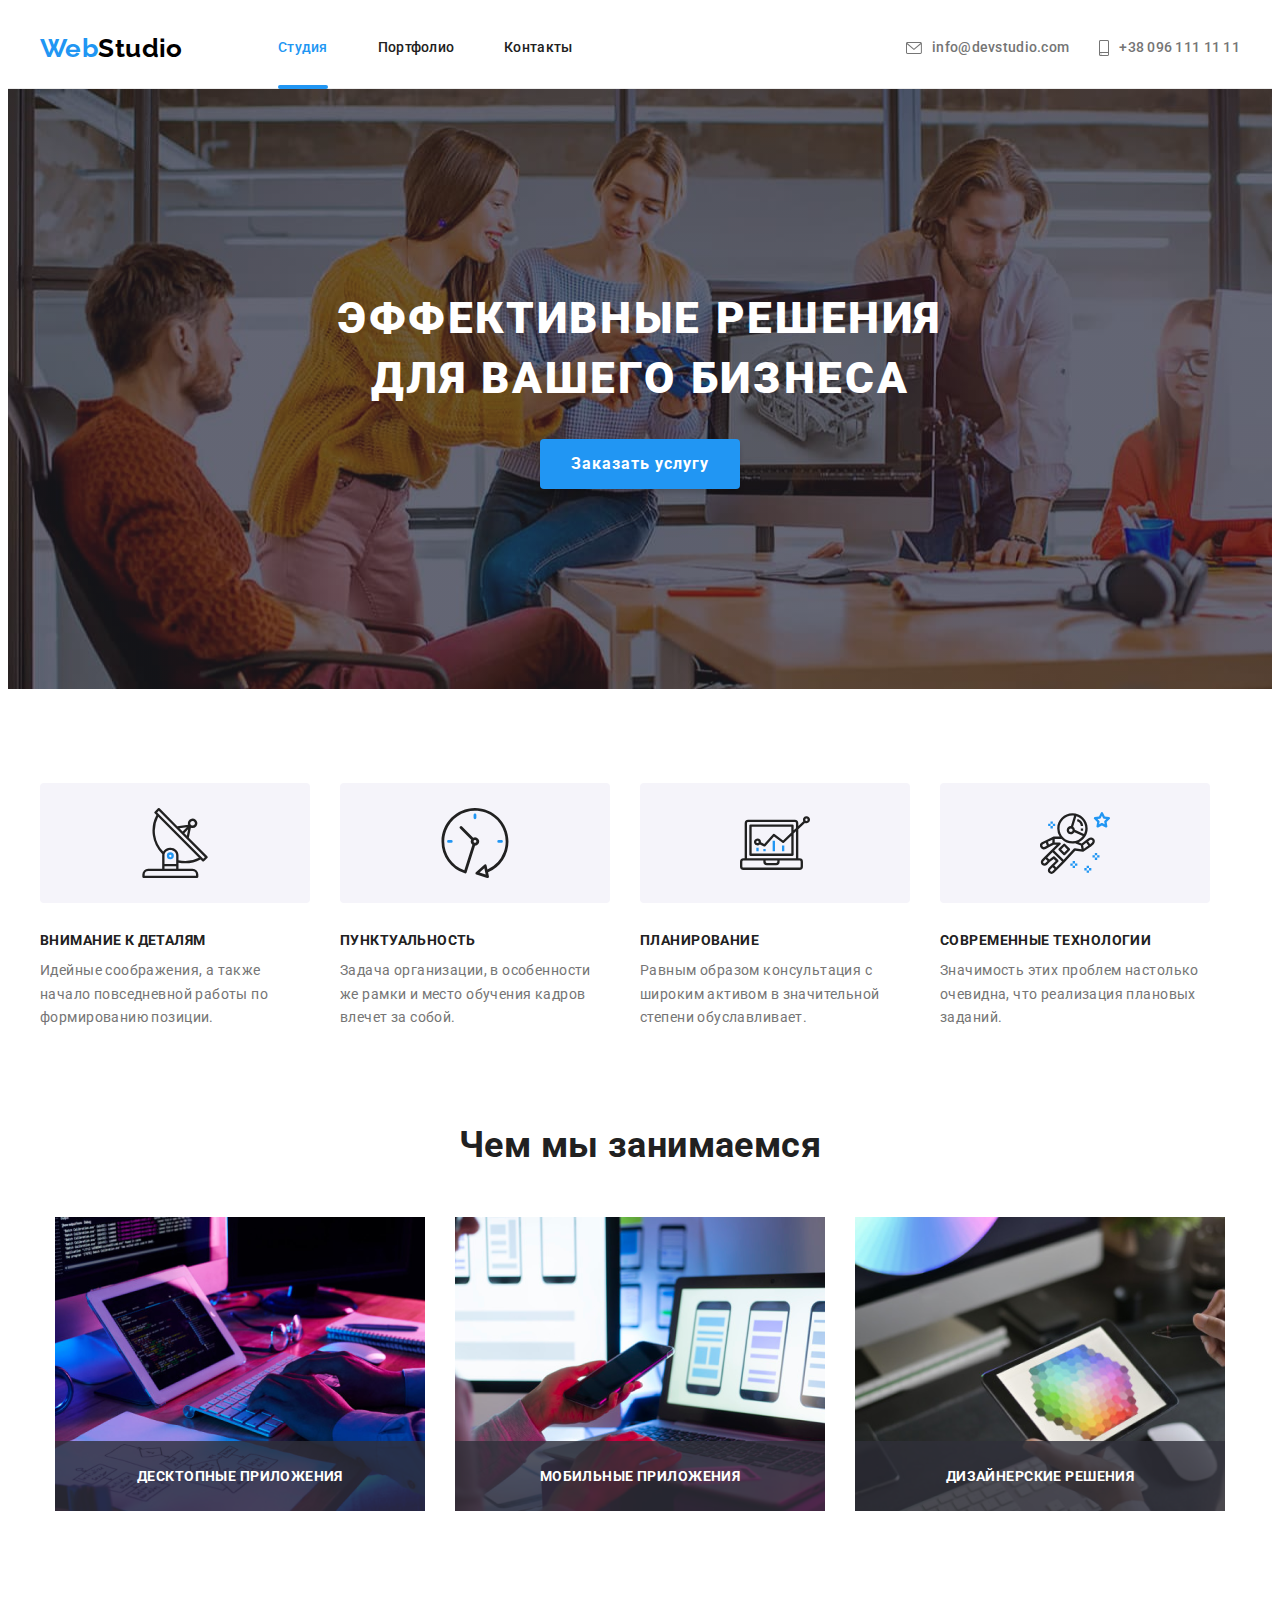
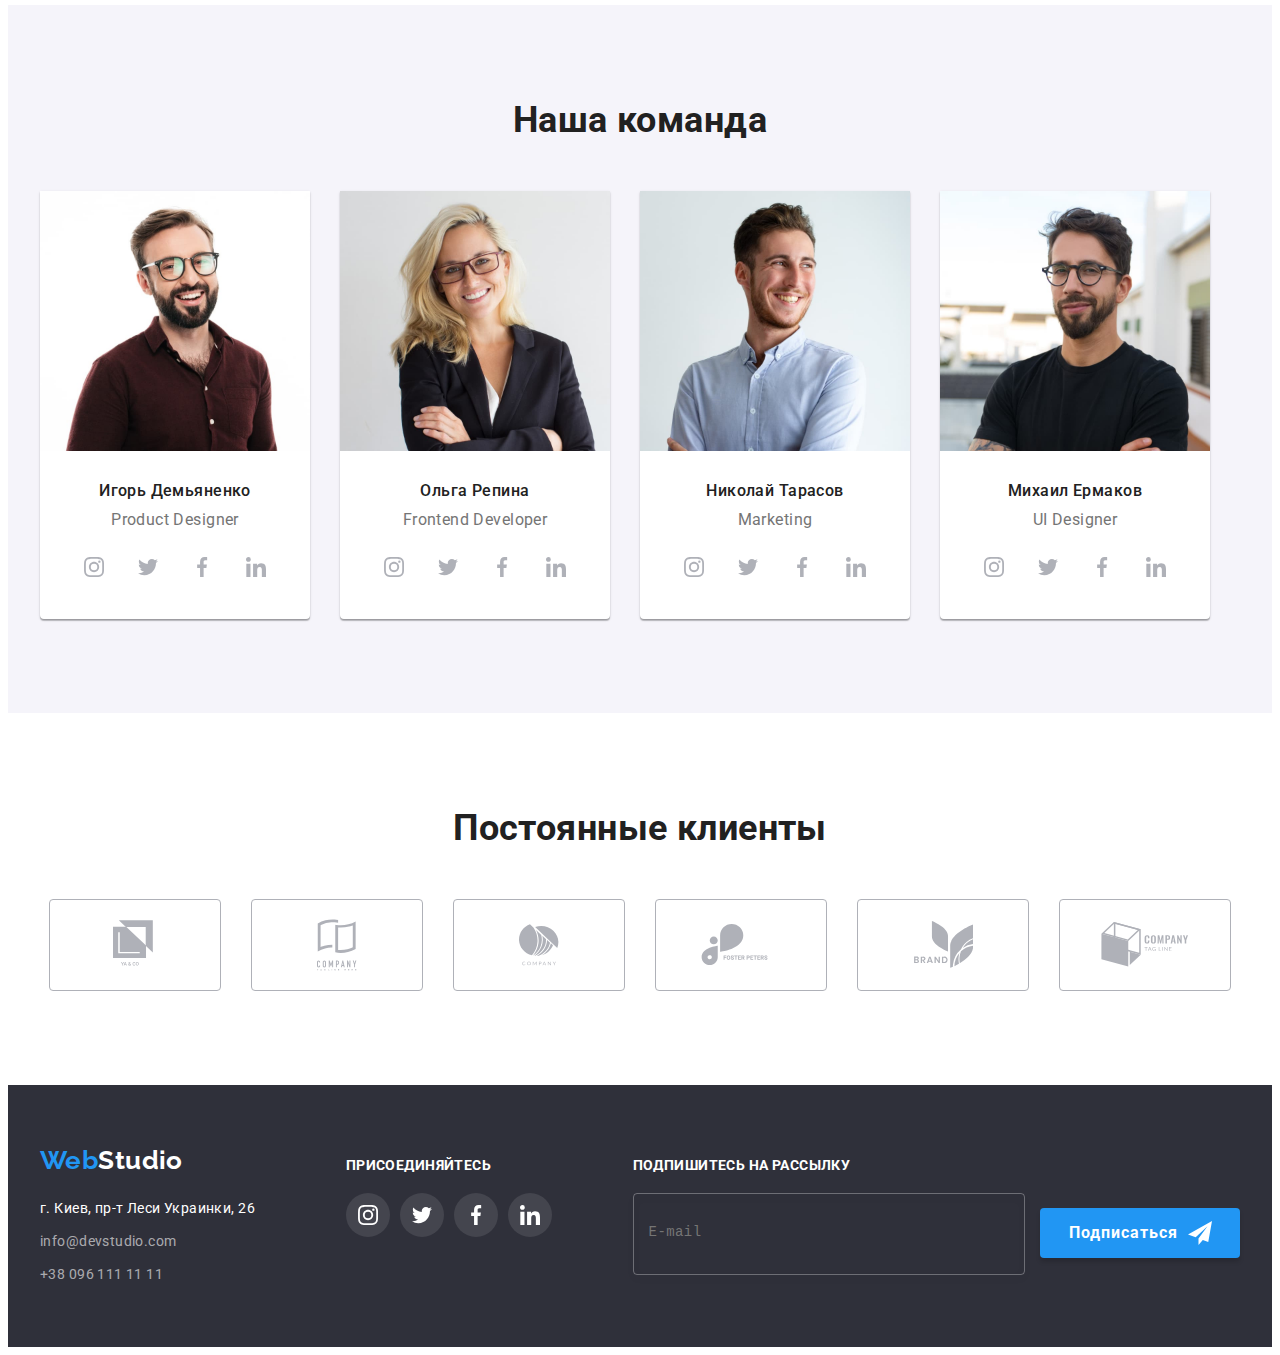
<file: index.html>
<!DOCTYPE html>
<html lang="ru">
  <head>
    <meta charset="UTF-8" />
    <meta name="viewport" content="width=device-width, initial-scale=1.0" />
    <title>Домашняя работа №7</title>
    <link
      href="https://fonts.googleapis.com/css2?family=Raleway:wght@700&family=Roboto:wght@400;500;700;900&display=swap"
      rel="stylesheet"
    />
    <link
      rel="stylesheet"
      href="https://cdnjs.cloudflare.com/ajax/libs/modern-normalize/1.0.0/modern-normalize.min.css"
      integrity="sha512-ISS7cAi1PEhQ8jnbJpJZMd29NlhNj4AWYyLOSp2CE/CsHxTCu+r+t0D2yoJudVrd0/8fTVPUVDzY5Tvli75u/g=="
      crossorigin="anonymous"
    />
    <!-- <link rel="stylesheet" href="./css/style.css" /> -->
    <link rel="stylesheet" href="./css/main.min.css" />
  </head>
  <body>
    <header class="header">
      <div class="container header__container">
        <!-- Основная навигация -->
        <nav class="nav">
          <a class="logo link" href="./index.html"><span class="logo__text">Web</span>Studio</a>
          <ul class="list nav__list">
            <li class="nav__item">
              <a class="link nav__link current" href="./index.html"> Студия</a>
            </li>
            <li class="nav__item">
              <a class="link nav__link" href="./portfolio.html">Портфолио</a>
            </li>
            <li class="nav__item">
              <a class="link nav__link" href="#address">Контакты</a>
            </li>
          </ul>
        </nav>
        <ul class="contacts list">
          <li class="contacts__item">
            <a class="contacts__link link" href="mailto:info@devstudio.com"
              ><svg class="contacts__icon" width="16" height="12">
                <use href="./img/sprite.svg#icon-mail"></use>
              </svg>
              info@devstudio.com</a
            >
          </li>
          <li class="contacts__item">
            <a class="contacts__link link" href="tel:+380961111111"
              ><svg class="contacts__icon" width="10" height="16">
                <use href="./img/sprite.svg#icon-smartphone"></use>
              </svg>
              +38 096 111 11 11</a
            >
          </li>
        </ul>
      </div>
    </header>
    <div class="backdrop is-hidden" data-modal>
      <div class="modal">
        <button class="close-btn" data-modal-close>
          <svg class="close-btn__icon" width="30" height="30">
            <use href="./img/sprite.svg#icon-close"></use>
          </svg>
        </button>
        <p class="modal__text">Оставьте свои данные, мы вам перезвоним</p>
        <form class="form">
          <label class="form__field">
            <input type="text" class="form__input" name="name" placeholder=" " />
            <span class="form__label">Имя</span>
            <svg class="form__icon" width="18" height="18">
              <use href="./img/sprite.svg#icon-person"></use>
            </svg>
          </label>
          <label class="form__field">
            <input type="tel" class="form__input" name="phone" placeholder=" " />
            <span class="form__label">Телефон</span>
            <svg class="form__icon" width="18" height="18">
              <use href="./img/sprite.svg#icon-phone"></use>
            </svg>
          </label>
          <label class="form__field">
            <input type="email" class="form__input" name="email" placeholder=" " />
            <span class="form__label">Почта</span>
            <svg class="form__icon" width="18" height="18">
              <use href="./img/sprite.svg#icon-email"></use>
            </svg>
          </label>
          <label class="form__field coment">
            <textarea
              name="coment"
              rows="6"
              type="text"
              class="form__input coment__input"
              placeholder="Введите текст"
            ></textarea>
            <span class="form__label">Комментарий</span>
          </label>
          <div class="modal__box">
            <div role="group" class="contract">
              <label class="contract__field">
                Соглашаюсь с рассылкой и принимаю <a href="" class="contract__link">Условия договора</a>
                <input type="checkbox" name="checkbox" value="contract" class="checkbox visually-hidden" />
                <span class="checkbox__icon"></span>
              </label>
            </div>
            <button type="submit" class="button">Отправить</button>
          </div>
        </form>
      </div>
    </div>
    <main>
      <!-- Блок Герой -->
      <section class="hero">
        <div class="container hero__container">
          <h1 class="hero__title">
            Эффективные решения <br />
            для вашего бизнеса
          </h1>
          <button class="button" type="button" data-modal-open>Заказать услугу</button>
        </div>
      </section>
      <!-- Наши приимущества -->
      <section class="advantages">
        <div class="container">
          <h2 class="visually-hidden">Наши приимущества</h2>
          <ul class="list advantages__list">
            <li class="item advantages__item">
              <div class="icon-box">
                <svg class="icon" width="70" height="70">
                  <use href="./img/sprite.svg#icon-antenna"></use>
                </svg>
              </div>
              <h3 class="title advantages__title">Внимание к деталям</h3>
              <p class="advantages__text">
                Идейные соображения, а также начало повседневной работы по формированию позиции.
              </p>
            </li>
            <li class="item advantages__item">
              <div class="icon-box">
                <svg class="icon" width="70" height="70">
                  <use href="./img/sprite.svg#icon-clock"></use>
                </svg>
              </div>
              <h3 class="title advantages__title">Пунктуальность</h3>
              <p class="advantages__text">
                Задача организации, в особенности же рамки и место обучения кадров влечет за собой.
              </p>
            </li>
            <li class="item advantages__item">
              <div class="icon-box">
                <svg class="icon" width="70" height="70">
                  <use href="./img/sprite.svg#icon-diagram"></use>
                </svg>
              </div>
              <h3 class="title advantages__title">Планирование</h3>
              <p class="advantages__text">
                Равным образом консультация с широким активом в значительной степени обуславливает.
              </p>
            </li>
            <li class="item advantages__item">
              <div class="icon-box">
                <svg class="icon" width="70" height="70">
                  <use href="./img/sprite.svg#icon-astronaut"></use>
                </svg>
              </div>
              <h3 class="title advantages__title">Современные технологии</h3>
              <p class="advantages__text">
                Значимость этих проблем настолько очевидна, что реализация плановых заданий.
              </p>
            </li>
          </ul>
        </div>
      </section>
      <!-- Чем мы занимаемся -->
      <section class="work">
        <div class="container">
          <h2 class="title">Чем мы занимаемся</h2>
          <ul class="list work__list">
            <li class="item work__item">
              <img src="./img/img1.png" alt="Програмист за работой" width="370" height="294" />
              <p class="work__text">Десктопные приложения</p>
            </li>
            <li class="item work__item">
              <img src="./img/img2.png" alt="Разработка приложений" width="370" height="294" />
              <p class="work__text">Мобильные приложения</p>
            </li>
            <li class="item work__item">
              <img src="./img/img3.png" alt="Веб-дизайн" width="370" height="294" />
              <p class="work__text">Дизайнерские решения</p>
            </li>
          </ul>
        </div>
      </section>
      <!-- Команада -->
      <section class="team">
        <div class="container">
          <h2 class="title">Наша команда</h2>
          <ul class="list team__list">
            <li class="card">
              <img src="./img/img2_4.jpg" alt="Игорь" width="270" />
              <h3 class="title card__title">Игорь Демьяненко</h3>
              <p class="card__text">Product Designer</p>
              <ul class="list card__list">
                <li class="card__item">
                  <a
                    class="card__link link"
                    href="https://www.instagram.com/"
                    target="_blank"
                    rel="noopener noreferrer"
                  >
                    <svg class="icon" width="20" height="20">
                      <use href="./img/sprite.svg#icon-instagram"></use>
                    </svg>
                  </a>
                </li>
                <li class="card__item">
                  <a class="link card__link" href="https://twitter.com/" target="_blank" rel="noopener noreferrer"
                    ><svg class="icon" width="20" height="20">
                      <use href="./img/sprite.svg#icon-twitter"></use>
                    </svg>
                  </a>
                </li>
                <li class="card__item">
                  <a class="link card__link" href="https://www.facebook.com/" target="_blank" rel="noopener noreferrer"
                    ><svg class="icon" width="20" height="20">
                      <use href="./img/sprite.svg#icon-facebook"></use>
                    </svg>
                  </a>
                </li>
                <li class="card__item">
                  <a class="link card__link" href="https://www.linkedin.com/" target="_blank" rel="noopener noreferrer"
                    ><svg class="icon" width="20" height="20">
                      <use href="./img/sprite.svg#icon-linkedin"></use>
                    </svg>
                  </a>
                </li>
              </ul>
            </li>
            <li class="card">
              <img src="./img/img2_1.jpg" alt="Ольга" width="270" />
              <h3 class="title card__title">Ольга Репина</h3>
              <p class="card__text">Frontend Developer</p>
              <ul class="list card__list">
                <li class="card__item">
                  <a class="card__link" href="https://www.instagram.com/" target="_blank" rel="noopener noreferrer">
                    <svg class="icon" width="20" height="20">
                      <use href="./img/sprite.svg#icon-instagram"></use>
                    </svg>
                  </a>
                </li>
                <li class="card__item">
                  <a class="link card__link" href="https://twitter.com/" target="_blank" rel="noopener noreferrer"
                    ><svg class="icon" width="20" height="20">
                      <use href="./img/sprite.svg#icon-twitter"></use>
                    </svg>
                  </a>
                </li>
                <li class="card__item">
                  <a class="link card__link" href="https://www.facebook.com/" target="_blank" rel="noopener noreferrer"
                    ><svg class="icon" width="20" height="20">
                      <use href="./img/sprite.svg#icon-facebook"></use>
                    </svg>
                  </a>
                </li>
                <li class="card__item">
                  <a class="link card__link" href="https://www.linkedin.com/" target="_blank" rel="noopener noreferrer"
                    ><svg class="icon" width="20" height="20">
                      <use href="./img/sprite.svg#icon-linkedin"></use>
                    </svg>
                  </a>
                </li>
              </ul>
            </li>
            <li class="card">
              <img src="./img/img2_2.jpg" alt="Николай" width="270" />
              <h3 class="title card__title">Николай Тарасов</h3>
              <p class="card__text">Marketing</p>
              <ul class="list card__list">
                <li class="card__item">
                  <a class="card__link" href="https://www.instagram.com/" target="_blank" rel="noopener noreferrer">
                    <svg class="icon" width="20" height="20">
                      <use href="./img/sprite.svg#icon-instagram"></use>
                    </svg>
                  </a>
                </li>
                <li class="card__item">
                  <a class="link card__link" href="https://twitter.com/" target="_blank" rel="noopener noreferrer"
                    ><svg class="icon" width="20" height="20">
                      <use href="./img/sprite.svg#icon-twitter"></use>
                    </svg>
                  </a>
                </li>
                <li class="card__item">
                  <a class="link card__link" href="https://www.facebook.com/" target="_blank" rel="noopener noreferrer"
                    ><svg class="icon" width="20" height="20">
                      <use href="./img/sprite.svg#icon-facebook"></use>
                    </svg>
                  </a>
                </li>
                <li class="card__item">
                  <a class="link card__link" href="https://www.linkedin.com/" target="_blank" rel="noopener noreferrer"
                    ><svg class="icon" width="20" height="20">
                      <use href="./img/sprite.svg#icon-linkedin"></use>
                    </svg>
                  </a>
                </li>
              </ul>
            </li>
            <li class="card">
              <img src="./img/img2_3.jpg" alt="Михаил" width="270" />
              <h3 class="title card__title">Михаил Ермаков</h3>
              <p class="card__text">UI Designer</p>
              <ul class="list card__list">
                <li class="card__item">
                  <a
                    class="link card__link"
                    href="https://www.instagram.com/"
                    target="_blank"
                    rel="noopener noreferrer"
                  >
                    <svg class="icon" width="20" height="20">
                      <use href="./img/sprite.svg#icon-instagram"></use>
                    </svg>
                  </a>
                </li>
                <li class="card__item">
                  <a class="link card__link" href="https://twitter.com/" target="_blank" rel="noopener noreferrer"
                    ><svg class="icon" width="20" height="20">
                      <use href="./img/sprite.svg#icon-twitter"></use>
                    </svg>
                  </a>
                </li>
                <li class="card__item">
                  <a class="link card__link" href="https://www.facebook.com/" target="_blank" rel="noopener noreferrer"
                    ><svg class="icon" width="20" height="20">
                      <use href="./img/sprite.svg#icon-facebook"></use>
                    </svg>
                  </a>
                </li>
                <li class="card__item">
                  <a class="link card__link" href="https://www.linkedin.com/" target="_blank" rel="noopener noreferrer"
                    ><svg class="icon" width="20" height="20">
                      <use href="./img/sprite.svg#icon-linkedin"></use>
                    </svg>
                  </a>
                </li>
              </ul>
            </li>
          </ul>
        </div>
      </section>
      <section class="clients">
        <div class="container">
          <h2 class="title">Постоянные клиенты</h2>
          <ul class="list clients__box">
            <li class="clients__item">
              <a href="" class="link clients__link"
                ><svg class="icon" width="44" height="49">
                  <use href="./img/sprite.svg#icon-logo-1"></use>
                </svg>
              </a>
            </li>
            <li class="clients__item">
              <a href="" class="clients__link"
                ><svg class="icon" width="40" height="52">
                  <use href="./img/sprite.svg#icon-logo-2"></use>
                </svg>
              </a>
            </li>
            <li class="clients__item">
              <a href="" class="link clients__link"
                ><svg class="icon" width="40" height="42">
                  <use href="./img/sprite.svg#icon-logo-3"></use>
                </svg>
              </a>
            </li>
            <li class="clients__item">
              <a href="" class="link clients__link"
                ><svg class="icon" width="80" height="42">
                  <use href="./img/sprite.svg#icon-logo-4"></use>
                </svg>
              </a>
            </li>
            <li class="clients__item">
              <a href="" class="link clients__link"
                ><svg class="icon" width="59" height="47">
                  <use href="./img/sprite.svg#icon-logo-5"></use>
                </svg>
              </a>
            </li>
            <li class="clients__item">
              <a href="" class="link clients__link"
                ><svg class="icon" width="88" height="45">
                  <use href="./img/sprite.svg#icon-logo-6"></use>
                </svg>
              </a>
            </li>
          </ul>
        </div>
      </section>
    </main>
    <!-- Футер сайта -->
    <footer class="footer">
      <div class="container footer__container">
        <div class="footer__box">
          <a class="logo link" href="./index.html"><span class="logo__text">Web</span>Studio</a>
          <address id="address" class="address">
            <p class="address__text">г. Киев, пр-т Леси Украинки, 26</p>
            <ul class="list">
              <li>
                <a class="address__link link" href="mailto:info@devstudio.com">info@devstudio.com</a>
              </li>
              <li>
                <a class="address__link link" href="tel:+380961111111">+38 096 111 11 11</a>
              </li>
            </ul>
          </address>
        </div>
        <div class="footer__box-links box-links">
          <p class="join">присоединяйтесь</p>
          <ul class="list">
            <li class="box-links__item">
              <a
                class="link box-links__link"
                href="https://www.instagram.com/"
                target="_blank"
                rel="noopener noreferrer"
              >
                <svg class="icon" width="20" height="20">
                  <use href="./img/sprite.svg#icon-instagram"></use>
                </svg>
              </a>
            </li>
            <li class="box-links__item">
              <a class="link box-links__link" href="https://twitter.com/" target="_blank" rel="noopener noreferrer"
                ><svg class="icon" width="20" height="20">
                  <use href="./img/sprite.svg#icon-twitter"></use>
                </svg>
              </a>
            </li>
            <li class="box-links__item">
              <a class="link box-links__link" href="https://www.facebook.com/" target="_blank" rel="noopener noreferrer"
                ><svg class="icon" width="20" height="20">
                  <use href="./img/sprite.svg#icon-facebook"></use>
                </svg>
              </a>
            </li>
            <li class="box-links__item">
              <a class="link box-links__link" href="https://www.linkedin.com/" target="_blank" rel="noopener noreferrer"
                ><svg class="icon" width="20" height="20">
                  <use href="./img/sprite.svg#icon-linkedin"></use>
                </svg>
              </a>
            </li>
          </ul>
        </div>
        <div class="footer__box-links">
          <p class="join">Подпишитесь на рассылку</p>
          <form class="mail">
            <label class="mail__field">
              <input type="email" name="mail" class="mail__input" placeholder=" " />
              <samp class="mail__label">E-mail </samp>
            </label>
            <button type="submit" class="button submit">
              Подписаться
              <svg class="submit__icon" width="24" height="24">
                <use href="./img/sprite.svg#icon-send"></use>
              </svg>
            </button>
          </form>
        </div>
      </div>
    </footer>
    <script src="./js/modal.js"></script>
  </body>
</html>
</file>
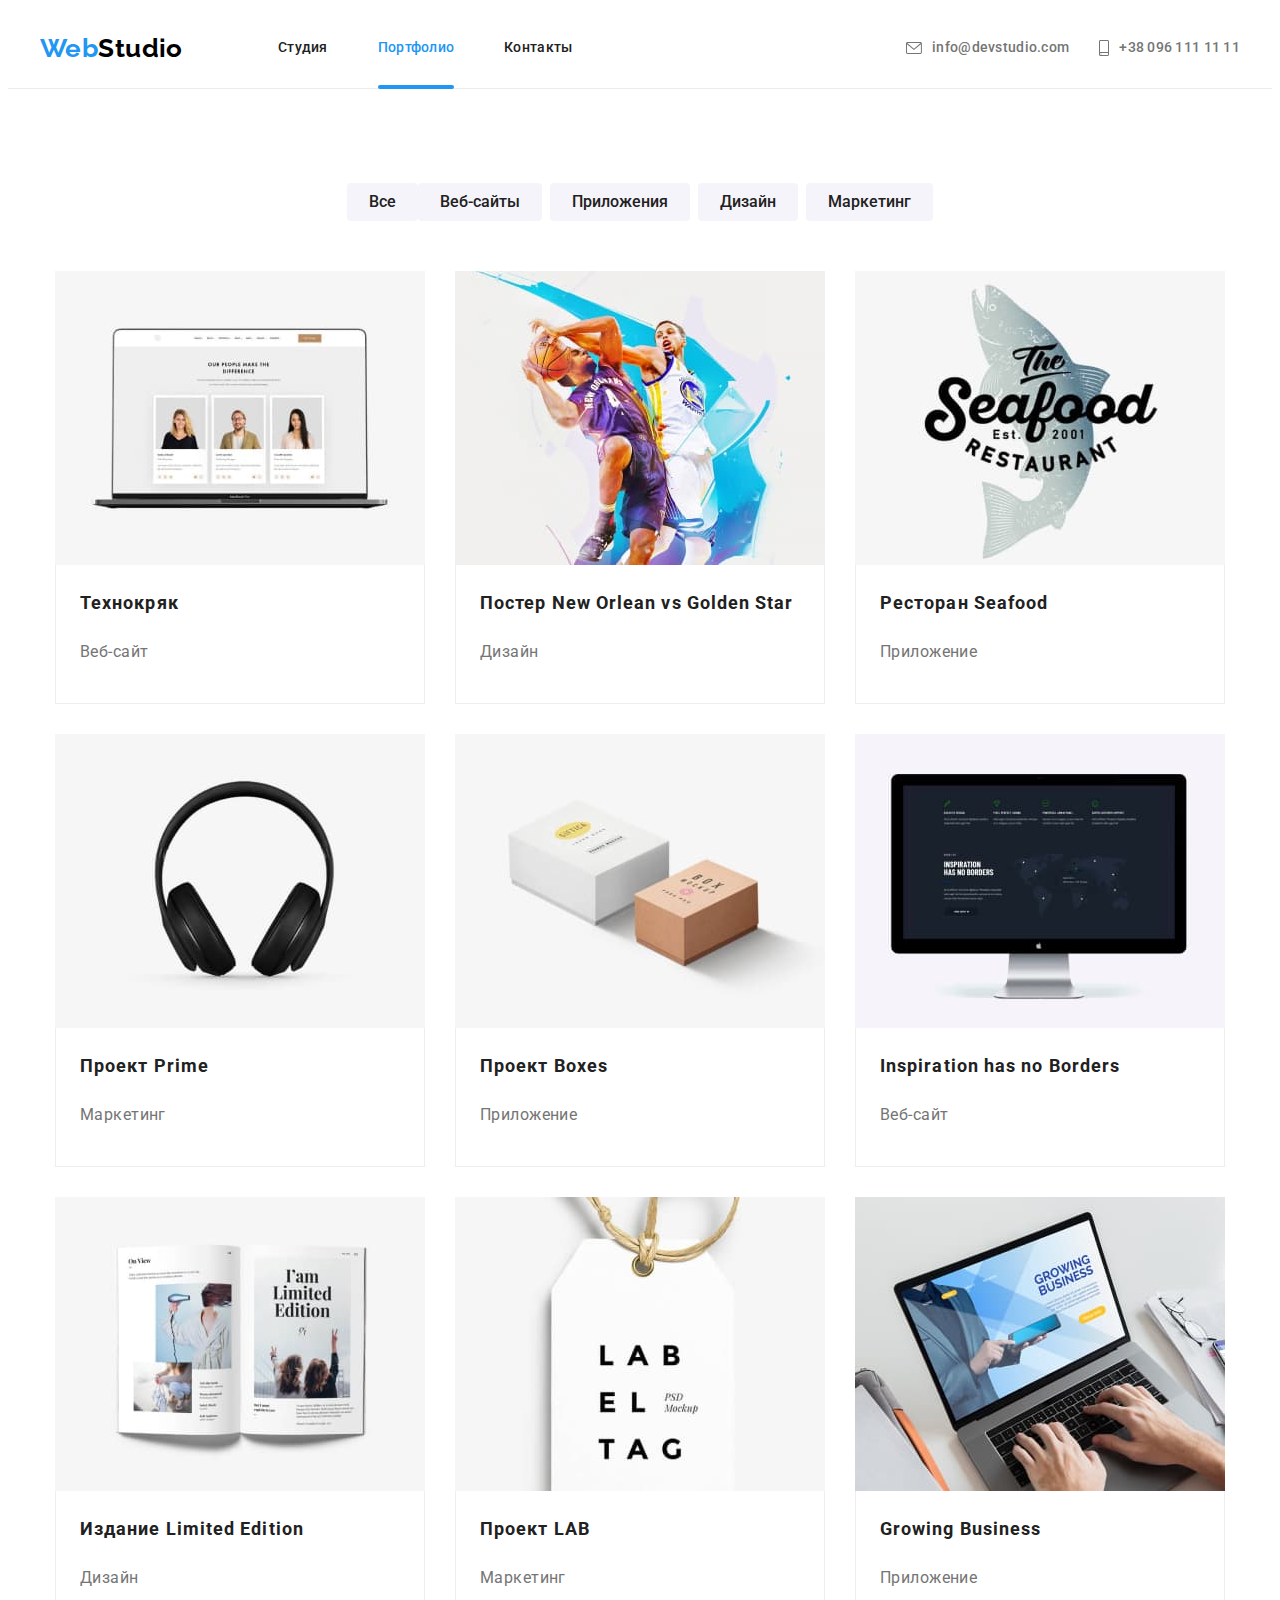
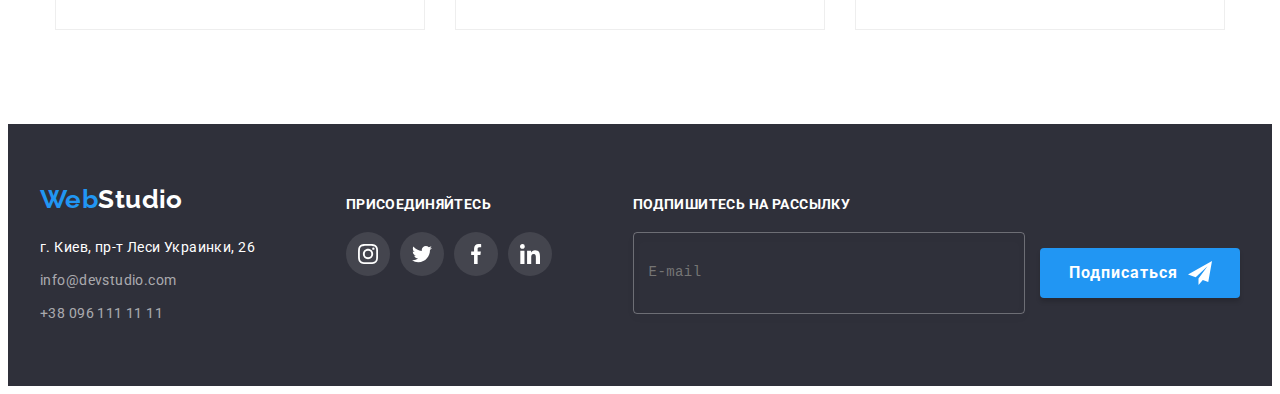
<file: portfolio.html>
<!DOCTYPE html>
<html lang="ru">
  <head>
    <meta charset="UTF-8" />
    <meta name="viewport" content="width=device-width, initial-scale=1.0" />
    <title>Портфолио</title>
    <link
      href="https://fonts.googleapis.com/css2?family=Raleway:wght@700&family=Roboto:wght@400;500;700;900&display=swap"
      rel="stylesheet"
    />
    <link
      rel="stylesheet"
      href="https://cdnjs.cloudflare.com/ajax/libs/modern-normalize/1.0.0/modern-normalize.min.css"
      integrity="sha512-ISS7cAi1PEhQ8jnbJpJZMd29NlhNj4AWYyLOSp2CE/CsHxTCu+r+t0D2yoJudVrd0/8fTVPUVDzY5Tvli75u/g=="
      crossorigin="anonymous"
    />
    <link rel="stylesheet" href="./css/portfolio.min.css" />
  </head>
  <body>
    <header class="header">
      <div class="container header__container">
        <!-- Основная навигация -->
        <nav class="nav">
          <a class="logo link" href="./index.html"><span class="logo__text">Web</span>Studio</a>
          <ul class="list nav__list">
            <li class="nav__item">
              <a class="link nav__link" href="./index.html"> Студия</a>
            </li>
            <li class="nav__item">
              <a class="link nav__link current" href="./portfolio.html">Портфолио</a>
            </li>
            <li class="nav__item">
              <a class="link nav__link" href="#address">Контакты</a>
            </li>
          </ul>
        </nav>
        <ul class="contacts list">
          <li class="contacts__item">
            <a class="contacts__link link" href="mailto:info@devstudio.com"
              ><svg class="contacts__icon" width="16" height="12">
                <use href="./img/sprite.svg#icon-mail"></use>
              </svg>
              info@devstudio.com</a
            >
          </li>
          <li class="contacts__item">
            <a class="contacts__link link" href="tel:+380961111111"
              ><svg class="contacts__icon" width="10" height="16">
                <use href="./img/sprite.svg#icon-smartphone"></use>
              </svg>
              +38 096 111 11 11</a
            >
          </li>
        </ul>
      </div>
    </header>
    <!-- Основной контент -->
    <main>
      <section class="galerry">
        <div class="container">
          <h1 class="visually-hidden">Примеры работ</h1>
          <ul class="list galerry__list">
            <li clas="galerry__item">
              <button class="galerry__button" type="button">Все</button>
            </li>
            <li class="galerry__item">
              <button class="galerry__button" type="button">Веб-сайты</button>
            </li>
            <li class="galerry__item">
              <button class="galerry__button" type="button">Приложения</button>
            </li>
            <li class="galerry__item">
              <button class="galerry__button" type="button">Дизайн</button>
            </li>
            <li class="galerry__item">
              <button class="galerry__button" type="button">Маркетинг</button>
            </li>
          </ul>
          <ul class="list galerry__list">
            <li class="galerry-card">
              <a class="link galerry-card__link" href=""
                ><div class="galerry-card__thumb">
                  <img src="./img/site.jpg" alt="Страничка веб-сайта" width="370" height="294" />
                  <div class="galerry-card__info">
                    <p class="galerry-card__text">
                      Технокряк это современная площадка распространения коронавируса. Компании используют эту платформу
                      для цифрового шпионажа и атак на защищённые сервера конкурентов.
                    </p>
                  </div>
                </div>
                <div class="info">
                  <h2 class="galerry-card__title">Технокряк</h2>
                  <p>Веб-сайт</p>
                </div></a
              >
            </li>
            <li class="galerry-card">
              <a class="link galerry-card__link" href=""
                ><div class="galerry-card__thumb">
                  <img src="./img/design.jpg" alt="Два баскетболиста" width="370" height="294" />
                  <div class="galerry-card__info">
                    <p class="galerry-card__text">
                      Технокряк это современная площадка распространения коронавируса. Компании используют эту платформу
                      для цифрового шпионажа и атак на защищённые сервера конкурентов.
                    </p>
                  </div>
                </div>

                <div class="info">
                  <h2 class="galerry-card__title">Постер New Orlean vs Golden Star</h2>
                  <p>Дизайн</p>
                </div></a
              >
            </li>
            <li class="galerry-card">
              <a class="link galerry-card__link" href=""
                ><div class="galerry-card__thumb">
                  <img src="./img/app.jpg" alt="Логотип ресторана" width="370" height="294" />
                  <div class="galerry-card__info">
                    <p class="galerry-card__text">
                      Технокряк это современная площадка распространения коронавируса. Компании используют эту платформу
                      для цифрового шпионажа и атак на защищённые сервера конкурентов.
                    </p>
                  </div>
                </div>
                <div class="info">
                  <h2 class="galerry-card__title">Ресторан Seafood</h2>
                  <p>Приложение</p>
                </div></a
              >
            </li>
            <li class="galerry-card">
              <a class="link galerry-card__link" href="">
                <div class="galerry-card__thumb">
                  <img src="./img/marketing.jpg" alt="Черные наушники" width="370" height="294" />
                  <div class="galerry-card__info">
                    <p class="galerry-card__text">
                      Технокряк это современная площадка распространения коронавируса. Компании используют эту платформу
                      для цифрового шпионажа и атак на защищённые сервера конкурентов.
                    </p>
                  </div>
                </div>
                <div class="info">
                  <h2 class="galerry-card__title">Проект Prime</h2>
                  <p>Маркетинг</p>
                </div></a
              >
            </li>
            <li class="galerry-card">
              <a class="link galerry-card__link" href="">
                <div class="galerry-card__thumb">
                  <img src="./img/app2.jpg" alt="Две коробки" width="370" height="294" />
                  <div class="galerry-card__info">
                    <p class="galerry-card__text">
                      Технокряк это современная площадка распространения коронавируса. Компании используют эту платформу
                      для цифрового шпионажа и атак на защищённые сервера конкурентов.
                    </p>
                  </div>
                </div>
                <div class="info">
                  <h2 class="galerry-card__title">Проект Boxes</h2>
                  <p>Приложение</p>
                </div></a
              >
            </li>
            <li class="galerry-card">
              <a class="link galerry-card__link" href=""
                ><div class="galerry-card__thumb">
                  <img src="./img/site2.jpg" alt="Страница Веб-сайта" width="370" height="294" />
                  <div class="galerry-card__info">
                    <p class="galerry-card__text">
                      Технокряк это современная площадка распространения коронавируса. Компании используют эту платформу
                      для цифрового шпионажа и атак на защищённые сервера конкурентов.
                    </p>
                  </div>
                </div>
                <div class="info">
                  <h2 class="galerry-card__title">Inspiration has no Borders</h2>
                  <p>Веб-сайт</p>
                </div></a
              >
            </li>
            <li class="galerry-card">
              <a class="link galerry-card__link" href="">
                <div class="galerry-card__thumb">
                  <img src="./img/design2.jpg" alt="Раскрытая книга" width="370" height="294" />
                  <div class="galerry-card__info">
                    <p class="galerry-card__text">
                      Технокряк это современная площадка распространения коронавируса. Компании используют эту платформу
                      для цифрового шпионажа и атак на защищённые сервера конкурентов.
                    </p>
                  </div>
                </div>
                <div class="info">
                  <h2 class="galerry-card__title">Издание Limited Edition</h2>
                  <p>Дизайн</p>
                </div></a
              >
            </li>
            <li class="galerry-card">
              <a class="link galerry-card__link" href=""
                ><div class="galerry-card__thumb">
                  <img src="./img/marketing2.jpg" alt=" Надпись Lab el tag на ярлыке" width="370" height="294" />
                  <div class="galerry-card__info">
                    <p class="galerry-card__text">
                      Технокряк это современная площадка распространения коронавируса. Компании используют эту платформу
                      для цифрового шпионажа и атак на защищённые сервера конкурентов.
                    </p>
                  </div>
                </div>
                <div class="info">
                  <h2 class="galerry-card__title">Проект LAB</h2>
                  <p>Маркетинг</p>
                </div></a
              >
            </li>
            <li class="galerry-card">
              <a class="link galerry-card__link" href=""
                ><div class="galerry-card__thumb">
                  <img src="./img/app3.jpg" alt="Человек работает за ноутбуком" width="370" height="294" />
                  <div class="galerry-card__info">
                    <p class="galerry-card__text">
                      Технокряк это современная площадка распространения коронавируса. Компании используют эту платформу
                      для цифрового шпионажа и атак на защищённые сервера конкурентов.
                    </p>
                  </div>
                </div>
                <div class="info">
                  <h2 class="galerry-card__title">Growing Business</h2>
                  <p>Приложение</p>
                </div>
              </a>
            </li>
          </ul>
        </div>
      </section>
    </main>
    <!-- Футер сайта -->
    <footer class="footer">
      <div class="container footer__container">
        <div class="footer__box">
          <a class="logo link" href="./index.html"><span class="logo__text">Web</span>Studio</a>
          <address id="address" class="address">
            <p class="address__text">г. Киев, пр-т Леси Украинки, 26</p>
            <ul class="list">
              <li>
                <a class="address__link link" href="mailto:info@devstudio.com">info@devstudio.com</a>
              </li>
              <li>
                <a class="address__link link" href="tel:+380961111111">+38 096 111 11 11</a>
              </li>
            </ul>
          </address>
        </div>
        <div class="footer__box-links box-links">
          <p class="join">присоединяйтесь</p>
          <ul class="list">
            <li class="box-links__item">
              <a
                class="link box-links__link"
                href="https://www.instagram.com/"
                target="_blank"
                rel="noopener noreferrer"
              >
                <svg class="icon" width="20" height="20">
                  <use href="./img/sprite.svg#icon-instagram"></use>
                </svg>
              </a>
            </li>
            <li class="box-links__item">
              <a class="link box-links__link" href="https://twitter.com/" target="_blank" rel="noopener noreferrer"
                ><svg class="icon" width="20" height="20">
                  <use href="./img/sprite.svg#icon-twitter"></use>
                </svg>
              </a>
            </li>
            <li class="box-links__item">
              <a class="link box-links__link" href="https://www.facebook.com/" target="_blank" rel="noopener noreferrer"
                ><svg class="icon" width="20" height="20">
                  <use href="./img/sprite.svg#icon-facebook"></use>
                </svg>
              </a>
            </li>
            <li class="box-links__item">
              <a class="link box-links__link" href="https://www.linkedin.com/" target="_blank" rel="noopener noreferrer"
                ><svg class="icon" width="20" height="20">
                  <use href="./img/sprite.svg#icon-linkedin"></use>
                </svg>
              </a>
            </li>
          </ul>
        </div>
        <div class="footer__box-links">
          <p class="join">Подпишитесь на рассылку</p>
          <form class="mail">
            <label class="mail__field">
              <input type="email" name="mail" class="mail__input" placeholder=" " />
              <samp class="mail__label">E-mail </samp>
            </label>
            <button type="submit" class="button submit">
              Подписаться
              <svg class="submit__icon" width="24" height="24">
                <use href="./img/sprite.svg#icon-send"></use>
              </svg>
            </button>
          </form>
        </div>
      </div>
    </footer>
  </body>
</html>
</file>
<file: css/main.min.css>
.visually-hidden{position:absolute !important;clip:rect(1px 1px 1px 1px);clip:rect(1px, 1px, 1px, 1px);padding:0 !important;border:0 !important;height:1px !important;width:1px !important;overflow:hidden}body{color:#757575;background-color:#fff;font-family:Roboto, sans-serif;font-size:14px;line-height:1.71;letter-spacing:0.03em}img{display:block;max-width:100%;height:auto}.list{list-style:none;padding:0;margin:0}.link{text-decoration:none}.title{color:#212121;font-weight:700;font-size:36px;line-height:1.17;text-align:center}h2{margin-top:0;margin-bottom:50px}.container{margin-right:auto;margin-left:auto;width:1200px;padding-left:15px;padding-right:15px}.button{width:200px;height:50px;border:none;border-radius:4px;-webkit-box-shadow:0px 4px 4px rgba(0,0,0,0.15);box-shadow:0px 4px 4px rgba(0,0,0,0.15);padding:0;color:#fff;background-color:#2196f3;font-family:inherit;font-weight:700;font-size:16px;line-height:1.87;letter-spacing:0.06em;-webkit-transition:color 250ms cubic-bezier(0.4, 0, 0.2, 1),background-color 250ms cubic-bezier(0.4, 0, 0.2, 1);transition:color 250ms cubic-bezier(0.4, 0, 0.2, 1),background-color 250ms cubic-bezier(0.4, 0, 0.2, 1)}.button:hover,.button:focus{color:#2196f3;background-color:#fff}.header{border-bottom:1px solid #ececec}.header__container{display:-webkit-box;display:-ms-flexbox;display:flex;-webkit-box-pack:justify;-ms-flex-pack:justify;justify-content:space-between}.nav{display:-webkit-box;display:-ms-flexbox;display:flex;-webkit-box-pack:justify;-ms-flex-pack:justify;justify-content:space-between;-webkit-box-align:center;-ms-flex-align:center;align-items:center}.nav__list{display:-webkit-box;display:-ms-flexbox;display:flex;padding:0px}.nav__link{display:block;padding-top:32px;padding-bottom:32px;color:#212121;font-weight:500;font-size:14px;line-height:1.14;letter-spacing:0.02em;-webkit-transition:color 250ms cubic-bezier(0.4, 0, 0.2, 1);transition:color 250ms cubic-bezier(0.4, 0, 0.2, 1)}.nav__link:hover,.nav__link:focus{color:#2196f3}.nav__item:not(:last-child){margin-right:50px}.nav__link.current{color:#2196f3;position:relative}.nav__link.current::after{content:"";position:absolute;bottom:-1px;left:0;width:100%;height:4px;background-color:#2196f3;border-radius:2px}.logo{margin-right:93px;color:#000;font-family:Raleway, sans-serif;font-weight:700;font-size:26px;line-height:1.19;width:145px;height:31px}.logo__text{color:#2196f3}.footer .logo{color:#fff}.contacts{display:-webkit-box;display:-ms-flexbox;display:flex;-webkit-box-align:center;-ms-flex-align:center;align-items:center}.contacts__item:not(:last-child){padding-left:0px;margin-right:30px}.contacts__link{display:-webkit-box;display:-ms-flexbox;display:flex;-webkit-box-align:center;-ms-flex-align:center;align-items:center;padding-top:32px;padding-bottom:32px;color:#757575;fill:#757575;font-weight:500;font-size:14px;line-height:1.14;letter-spacing:0.02em;-webkit-transition:color 250ms cubic-bezier(0.4, 0, 0.2, 1),fill 250ms cubic-bezier(0.4, 0, 0.2, 1);transition:color 250ms cubic-bezier(0.4, 0, 0.2, 1),fill 250ms cubic-bezier(0.4, 0, 0.2, 1)}.contacts__link:hover,.contacts__link:focus{color:#2196f3;fill:#2196f3}.contacts__icon{margin-right:10px}.backdrop{position:absolute;top:0;left:0;width:100%;height:100%;background-color:rgba(0,0,0,0.2);opacity:1}.backdrop.is-hidden{opacity:0;pointer-events:none}.modal{position:absolute;z-index:999;top:50%;left:50%;-webkit-transform:translate(-50%, -50%);transform:translate(-50%, -50%);-webkit-box-shadow:0px 1px 3px rgba(0,0,0,0.12),0px 1px 1px rgba(0,0,0,0.14),0px 2px 1px rgba(0,0,0,0.2);box-shadow:0px 1px 3px rgba(0,0,0,0.12),0px 1px 1px rgba(0,0,0,0.14),0px 2px 1px rgba(0,0,0,0.2);border-radius:4px;min-height:581px;min-width:528px;background-color:#fff}.modal__text{margin-top:2px;margin-bottom:30px;text-align:center;font-weight:700;font-size:20px;line-height:1.15;color:#212121}.modal__box{text-align:center}.form__field{position:relative;display:block;margin-left:40px;margin-right:40px;margin-bottom:28px}.form__field.coment{margin-bottom:20px}.form__label{position:absolute;top:-18px;left:0;font-weight:400;font-size:12px;line-height:1.167;letter-spacing:0.01em;color:#757575}.form__input{width:448px;height:40px;padding-left:42px;border-radius:4px;border:1px solid rgba(33,33,33,0.2)}.form__input:focus{outline:none;border-color:#2196f3}.form__input:focus ~ .form__icon{fill:#2196f3}.form__icon{position:absolute;top:50%;left:15px;-webkit-transform:translateY(-50%);transform:translateY(-50%)}.coment__input{resize:none;padding:12px 16px;min-height:120px}.contract{margin-bottom:30px}.contract__link{color:#2196f3}.contract__field{position:relative}.checkbox__icon{position:absolute;left:0;top:50%;-webkit-transform:translate(-24px, -50%);transform:translate(-24px, -50%);width:16px;height:15px;background-color:transparent;border:2px solid #212121;border-radius:4px}.checkbox:checked+.checkbox__icon{background-color:#2196f3;background-image:url(../../img/icon-check.svg);border:transparent;background-size:contain;background-origin:border-box}.close-btn{display:block;padding:0;border:1px solid rgba(0,0,0,0.1);border-radius:50%;margin-top:8px;margin-right:8px;margin-left:auto;background-color:transparent}.close-btn:focus,.close-btn:hover{fill:#2196f3}.close-btn__icon{display:block}.hero{padding:200px 0;margin-right:auto;margin-left:auto;max-width:1600px;background-color:#2f303a;background-image:-webkit-gradient(linear, left top, left bottom, from(rgba(47,48,58,0.4)), to(rgba(47,48,58,0.4))),url(../img/hero.jpg);background-image:linear-gradient(rgba(47,48,58,0.4), rgba(47,48,58,0.4)),url(../img/hero.jpg)}.hero__container{display:-webkit-box;display:-ms-flexbox;display:flex;-webkit-box-orient:vertical;-webkit-box-direction:normal;-ms-flex-direction:column;flex-direction:column;-webkit-box-align:center;-ms-flex-align:center;align-items:center;-webkit-box-pack:center;-ms-flex-pack:center;justify-content:center}.hero__title{margin-top:0px;margin-bottom:30px;color:#fff;font-weight:900;font-size:44px;line-height:1.36;text-align:center;letter-spacing:0.06em;text-transform:uppercase}.advantages{padding-top:94px;padding-bottom:94px}.advantages__list{display:-webkit-box;display:-ms-flexbox;display:flex}.advantages__text{margin:0}.advantages__title{margin-top:0px;margin-bottom:10px;font-weight:700;font-size:14px;line-height:1.14;text-transform:uppercase;text-align:start}.advantages__item{width:270px}.advantages__item:not(:last-child){margin-right:30px}.icon-box{display:-webkit-box;display:-ms-flexbox;display:flex;-webkit-box-pack:center;-ms-flex-pack:center;justify-content:center;-webkit-box-align:center;-ms-flex-align:center;align-items:center;height:120px;margin-bottom:30px;border-radius:4px;background-color:#f5f4fa}.work{padding-bottom:94px}.work__list{display:-webkit-box;display:-ms-flexbox;display:flex;-webkit-box-pack:center;-ms-flex-pack:center;justify-content:center}.work__item{position:relative}.work__item:not(:last-child){margin-right:30px}.work__text{position:absolute;bottom:0;left:0;right:0;margin:0;padding-top:27px;padding-bottom:27px;font-weight:700;font-size:14px;line-height:1.143;text-align:center;text-transform:uppercase;color:#fff;background-color:rgba(47,48,58,0.8)}.team{padding-top:94px;padding-bottom:94px;background-color:#f5f4fa}.team__list{display:-webkit-box;display:-ms-flexbox;display:flex}.card{background-color:#fff;padding-bottom:30px;-webkit-box-shadow:0px 1px 3px rgba(0,0,0,0.12),0px 1px 1px rgba(0,0,0,0.14),0px 2px 1px rgba(0,0,0,0.2);box-shadow:0px 1px 3px rgba(0,0,0,0.12),0px 1px 1px rgba(0,0,0,0.14),0px 2px 1px rgba(0,0,0,0.2);border-radius:0px 0px 4px 4px}.card:not(:last-child){margin-right:30px}.card__title{padding-top:30px;margin:0;margin-bottom:10px;font-weight:500;font-size:16px;line-height:1.19}.card__text{padding-bottom:16px;margin:0;font-size:16px;line-height:1.19;text-align:center}.card__list{display:-webkit-box;display:-ms-flexbox;display:flex;-webkit-box-pack:center;-ms-flex-pack:center;justify-content:center}.card__link{height:44px;width:44px;display:-webkit-inline-box;display:-ms-inline-flexbox;display:inline-flex;-webkit-box-pack:center;-ms-flex-pack:center;justify-content:center;-webkit-box-align:center;-ms-flex-align:center;align-items:center;border-radius:50%;fill:#afb1b8;-webkit-transition:fill 250ms cubic-bezier(0.4, 0, 0.2, 1),background-color 250ms cubic-bezier(0.4, 0, 0.2, 1);transition:fill 250ms cubic-bezier(0.4, 0, 0.2, 1),background-color 250ms cubic-bezier(0.4, 0, 0.2, 1)}.card__link:hover,.card__link:focus{background-color:#2196f3;fill:#fff}.card__item:not(:last-child){margin-right:10px}.clients{padding-bottom:94px;padding-top:94px}.clients__box{display:-webkit-box;display:-ms-flexbox;display:flex;-webkit-box-pack:center;-ms-flex-pack:center;justify-content:center}.clients__item:not(:last-child){margin-right:30px}.clients__link{display:-webkit-box;display:-ms-flexbox;display:flex;-webkit-box-align:center;-ms-flex-align:center;align-items:center;-webkit-box-pack:center;-ms-flex-pack:center;justify-content:center;width:170px;height:90px;fill:#afb1b8;border:1px solid #afb1b8;border-radius:4px;-webkit-transition:border-color 250ms cubic-bezier(0.4, 0, 0.2, 1),fill 250ms cubic-bezier(0.4, 0, 0.2, 1);transition:border-color 250ms cubic-bezier(0.4, 0, 0.2, 1),fill 250ms cubic-bezier(0.4, 0, 0.2, 1)}.clients__link:hover,.clients__link:focus{fill:#2196f3;border-color:#2196f3}.footer{background-color:#2f303a;padding:60px 0}.footer__container{display:-webkit-box;display:-ms-flexbox;display:flex}.footer__box-links{padding-top:12px;margin-left:70px}.footer__box-links>.list{display:-webkit-box;display:-ms-flexbox;display:flex}.footer__box-links:last-child{margin-left:auto}.box-links__item:not(:last-child){margin-right:10px}.box-links__link{display:-webkit-box;display:-ms-flexbox;display:flex;-webkit-box-align:center;-ms-flex-align:center;align-items:center;-webkit-box-pack:center;-ms-flex-pack:center;justify-content:center;width:44px;height:44px;border-radius:50%;background-color:rgba(255,255,255,0.1);fill:#fff;-webkit-transition:background-color 250ms cubic-bezier(0.4, 0, 0.2, 1);transition:background-color 250ms cubic-bezier(0.4, 0, 0.2, 1)}.box-links__link:hover,.box-links__link:focus{background-color:#2196f3}.address__text{margin:0;margin-top:20px}.address{color:#fff;font-style:normal}.address__link{color:rgba(255,255,255,0.6);display:inline-block;margin-top:9px;-webkit-transition:color 250ms cubic-bezier(0.4, 0, 0.2, 1);transition:color 250ms cubic-bezier(0.4, 0, 0.2, 1)}.address__link:hover,.address__link:focus{color:#2196f3}.join{margin:0;margin-bottom:20px;color:#fff;font-weight:700;line-height:1.143;text-transform:uppercase}.submit{display:-webkit-inline-box;display:-ms-inline-flexbox;display:inline-flex;-webkit-box-align:center;-ms-flex-align:center;align-items:center;padding-left:29px;margin-left:12px}.submit__icon{margin:13px 28px 13px 10px;fill:#fff;-webkit-transition:fill 250ms cubic-bezier(0.4, 0, 0.2, 1);transition:fill 250ms cubic-bezier(0.4, 0, 0.2, 1)}.submit:hover .submit__icon,.submit:focus .submit__icon{fill:#2196f3}.mail__input{width:358px;height:50px;padding:15px 16px;background:transparent;border:1px solid rgba(255,255,255,0.3);-webkit-filter:drop-shadow(0px 4px 4px rgba(0,0,0,0.15));filter:drop-shadow(0px 4px 4px rgba(0,0,0,0.15));border-radius:4px;color:#fff}.mail__field{position:relative}.mail__label{position:absolute;top:50%;left:16px;-webkit-transform:translateY(-50%);transform:translateY(-50%);-webkit-transition:-webkit-transform 250ms cubic-bezier(0.4, 0, 0.2, 1);transition:-webkit-transform 250ms cubic-bezier(0.4, 0, 0.2, 1);transition:transform 250ms cubic-bezier(0.4, 0, 0.2, 1);transition:transform 250ms cubic-bezier(0.4, 0, 0.2, 1), -webkit-transform 250ms cubic-bezier(0.4, 0, 0.2, 1)}.mail__input:focus+.mail__label,.mail__input:not(:placeholder-shown)+.mail__label{-webkit-transform:translateY(60px) scale(1.2);transform:translateY(60px) scale(1.2)}
/*# sourceMappingURL=main.min.css.map */
</file>
<file: css/portfolio.min.css>
.visually-hidden{position:absolute !important;clip:rect(1px 1px 1px 1px);clip:rect(1px, 1px, 1px, 1px);padding:0 !important;border:0 !important;height:1px !important;width:1px !important;overflow:hidden}body{color:#757575;background-color:#fff;font-family:Roboto, sans-serif;font-size:14px;line-height:1.71;letter-spacing:0.03em}img{display:block;max-width:100%;height:auto}.list{list-style:none;padding:0;margin:0}.link{text-decoration:none}.title{color:#212121;font-weight:700;font-size:36px;line-height:1.17;text-align:center}h2{margin-top:0;margin-bottom:50px}.container{margin-right:auto;margin-left:auto;width:1200px;padding-left:15px;padding-right:15px}.button{width:200px;height:50px;border:none;border-radius:4px;-webkit-box-shadow:0px 4px 4px rgba(0,0,0,0.15);box-shadow:0px 4px 4px rgba(0,0,0,0.15);padding:0;color:#fff;background-color:#2196f3;font-family:inherit;font-weight:700;font-size:16px;line-height:1.87;letter-spacing:0.06em;-webkit-transition:color 250ms cubic-bezier(0.4, 0, 0.2, 1),background-color 250ms cubic-bezier(0.4, 0, 0.2, 1);transition:color 250ms cubic-bezier(0.4, 0, 0.2, 1),background-color 250ms cubic-bezier(0.4, 0, 0.2, 1)}.button:hover,.button:focus{color:#2196f3;background-color:#fff}.header{border-bottom:1px solid #ececec}.header__container{display:-webkit-box;display:-ms-flexbox;display:flex;-webkit-box-pack:justify;-ms-flex-pack:justify;justify-content:space-between}.nav{display:-webkit-box;display:-ms-flexbox;display:flex;-webkit-box-pack:justify;-ms-flex-pack:justify;justify-content:space-between;-webkit-box-align:center;-ms-flex-align:center;align-items:center}.nav__list{display:-webkit-box;display:-ms-flexbox;display:flex;padding:0px}.nav__link{display:block;padding-top:32px;padding-bottom:32px;color:#212121;font-weight:500;font-size:14px;line-height:1.14;letter-spacing:0.02em;-webkit-transition:color 250ms cubic-bezier(0.4, 0, 0.2, 1);transition:color 250ms cubic-bezier(0.4, 0, 0.2, 1)}.nav__link:hover,.nav__link:focus{color:#2196f3}.nav__item:not(:last-child){margin-right:50px}.nav__link.current{color:#2196f3;position:relative}.nav__link.current::after{content:"";position:absolute;bottom:-1px;left:0;width:100%;height:4px;background-color:#2196f3;border-radius:2px}.logo{margin-right:93px;color:#000;font-family:Raleway, sans-serif;font-weight:700;font-size:26px;line-height:1.19;width:145px;height:31px}.logo__text{color:#2196f3}.footer .logo{color:#fff}.contacts{display:-webkit-box;display:-ms-flexbox;display:flex;-webkit-box-align:center;-ms-flex-align:center;align-items:center}.contacts__item:not(:last-child){padding-left:0px;margin-right:30px}.contacts__link{display:-webkit-box;display:-ms-flexbox;display:flex;-webkit-box-align:center;-ms-flex-align:center;align-items:center;padding-top:32px;padding-bottom:32px;color:#757575;fill:#757575;font-weight:500;font-size:14px;line-height:1.14;letter-spacing:0.02em;-webkit-transition:color 250ms cubic-bezier(0.4, 0, 0.2, 1),fill 250ms cubic-bezier(0.4, 0, 0.2, 1);transition:color 250ms cubic-bezier(0.4, 0, 0.2, 1),fill 250ms cubic-bezier(0.4, 0, 0.2, 1)}.contacts__link:hover,.contacts__link:focus{color:#2196f3;fill:#2196f3}.contacts__icon{margin-right:10px}.footer{background-color:#2f303a;padding:60px 0}.footer__container{display:-webkit-box;display:-ms-flexbox;display:flex}.footer__box-links{padding-top:12px;margin-left:70px}.footer__box-links>.list{display:-webkit-box;display:-ms-flexbox;display:flex}.footer__box-links:last-child{margin-left:auto}.box-links__item:not(:last-child){margin-right:10px}.box-links__link{display:-webkit-box;display:-ms-flexbox;display:flex;-webkit-box-align:center;-ms-flex-align:center;align-items:center;-webkit-box-pack:center;-ms-flex-pack:center;justify-content:center;width:44px;height:44px;border-radius:50%;background-color:rgba(255,255,255,0.1);fill:#fff;-webkit-transition:background-color 250ms cubic-bezier(0.4, 0, 0.2, 1);transition:background-color 250ms cubic-bezier(0.4, 0, 0.2, 1)}.box-links__link:hover,.box-links__link:focus{background-color:#2196f3}.address__text{margin:0;margin-top:20px}.address{color:#fff;font-style:normal}.address__link{color:rgba(255,255,255,0.6);display:inline-block;margin-top:9px;-webkit-transition:color 250ms cubic-bezier(0.4, 0, 0.2, 1);transition:color 250ms cubic-bezier(0.4, 0, 0.2, 1)}.address__link:hover,.address__link:focus{color:#2196f3}.join{margin:0;margin-bottom:20px;color:#fff;font-weight:700;line-height:1.143;text-transform:uppercase}.submit{display:-webkit-inline-box;display:-ms-inline-flexbox;display:inline-flex;-webkit-box-align:center;-ms-flex-align:center;align-items:center;padding-left:29px;margin-left:12px}.submit__icon{margin:13px 28px 13px 10px;fill:#fff;-webkit-transition:fill 250ms cubic-bezier(0.4, 0, 0.2, 1);transition:fill 250ms cubic-bezier(0.4, 0, 0.2, 1)}.submit:hover .submit__icon,.submit:focus .submit__icon{fill:#2196f3}.mail__input{width:358px;height:50px;padding:15px 16px;background:transparent;border:1px solid rgba(255,255,255,0.3);-webkit-filter:drop-shadow(0px 4px 4px rgba(0,0,0,0.15));filter:drop-shadow(0px 4px 4px rgba(0,0,0,0.15));border-radius:4px;color:#fff}.mail__field{position:relative}.mail__label{position:absolute;top:50%;left:16px;-webkit-transform:translateY(-50%);transform:translateY(-50%);-webkit-transition:-webkit-transform 250ms cubic-bezier(0.4, 0, 0.2, 1);transition:-webkit-transform 250ms cubic-bezier(0.4, 0, 0.2, 1);transition:transform 250ms cubic-bezier(0.4, 0, 0.2, 1);transition:transform 250ms cubic-bezier(0.4, 0, 0.2, 1), -webkit-transform 250ms cubic-bezier(0.4, 0, 0.2, 1)}.mail__input:focus+.mail__label,.mail__input:not(:placeholder-shown)+.mail__label{-webkit-transform:translateY(60px) scale(1.2);transform:translateY(60px) scale(1.2)}.galerry{padding-top:94px;padding-bottom:94px}.galerry__list{display:-webkit-box;display:-ms-flexbox;display:flex;-webkit-box-pack:center;-ms-flex-pack:center;justify-content:center;-ms-flex-wrap:wrap;flex-wrap:wrap}.galerry__list:first-of-type{margin-bottom:50px}.galerry__item:not(:last-child){margin-right:8px}.galerry__button{padding:6px 22px;border-radius:4px;border:none;color:#212121;background-color:#f5f4fa;font-family:Roboto, sans-serif;font-weight:500;font-size:16px;line-height:1.63;-webkit-transition:color 250ms cubic-bezier(0.4, 0, 0.2, 1),background-color 250ms cubic-bezier(0.4, 0, 0.2, 1);transition:color 250ms cubic-bezier(0.4, 0, 0.2, 1),background-color 250ms cubic-bezier(0.4, 0, 0.2, 1)}.galerry__button:focus,.galerry__button:hover{color:#fff;background-color:#2196f3}.galerry-card{color:#757575;font-size:16px;line-height:1.88;-webkit-transition:-webkit-box-shadow 250ms cubic-bezier(0.4, 0, 0.2, 1);transition:-webkit-box-shadow 250ms cubic-bezier(0.4, 0, 0.2, 1);transition:box-shadow 250ms cubic-bezier(0.4, 0, 0.2, 1);transition:box-shadow 250ms cubic-bezier(0.4, 0, 0.2, 1), -webkit-box-shadow 250ms cubic-bezier(0.4, 0, 0.2, 1)}.galerry-card:hover,.galerry-card:focus{-webkit-box-shadow:0px 1px 1px rgba(0,0,0,0.12),0px 4px 4px rgba(0,0,0,0.06),1px 4px 6px rgba(0,0,0,0.16);box-shadow:0px 1px 1px rgba(0,0,0,0.12),0px 4px 4px rgba(0,0,0,0.06),1px 4px 6px rgba(0,0,0,0.16)}.galerry-card:not(:nth-child(3n+3)){margin-right:30px}.galerry-card:not(:nth-last-child(-n+3)){margin-bottom:30px}.galerry-card__title{margin:0;margin-bottom:4px;font-weight:700;font-size:18px;line-height:2;letter-spacing:0.06em;text-align:start;color:#212121}.galerry-card__link{color:inherit}.galerry-card__text{display:inline-block;margin:0}.info{padding:20px 24px;border-right:1px solid #eeeeee;border-left:1px solid #eeeeee;border-bottom:1px solid #eeeeee}.galerry-card__thumb{position:relative;overflow:hidden}.galerry-card__info{position:absolute;top:0;left:0;width:100%;height:100%;padding:63px 24px;background-color:rgba(33,150,243,0.9);-webkit-transform:translateY(100%);transform:translateY(100%);-webkit-transition:-webkit-transform 250ms cubic-bezier(0.4, 0, 0.2, 1);transition:-webkit-transform 250ms cubic-bezier(0.4, 0, 0.2, 1);transition:transform 250ms cubic-bezier(0.4, 0, 0.2, 1);transition:transform 250ms cubic-bezier(0.4, 0, 0.2, 1), -webkit-transform 250ms cubic-bezier(0.4, 0, 0.2, 1)}.galerry-card__link:hover .galerry-card__info,.galerry-card__link:focus .galerry-card__info{-webkit-transform:translateY(0);transform:translateY(0)}.galerry-card__text{font-weight:400;font-size:18px;line-height:1.56;color:#fff}
/*# sourceMappingURL=portfolio.min.css.map */
</file>
